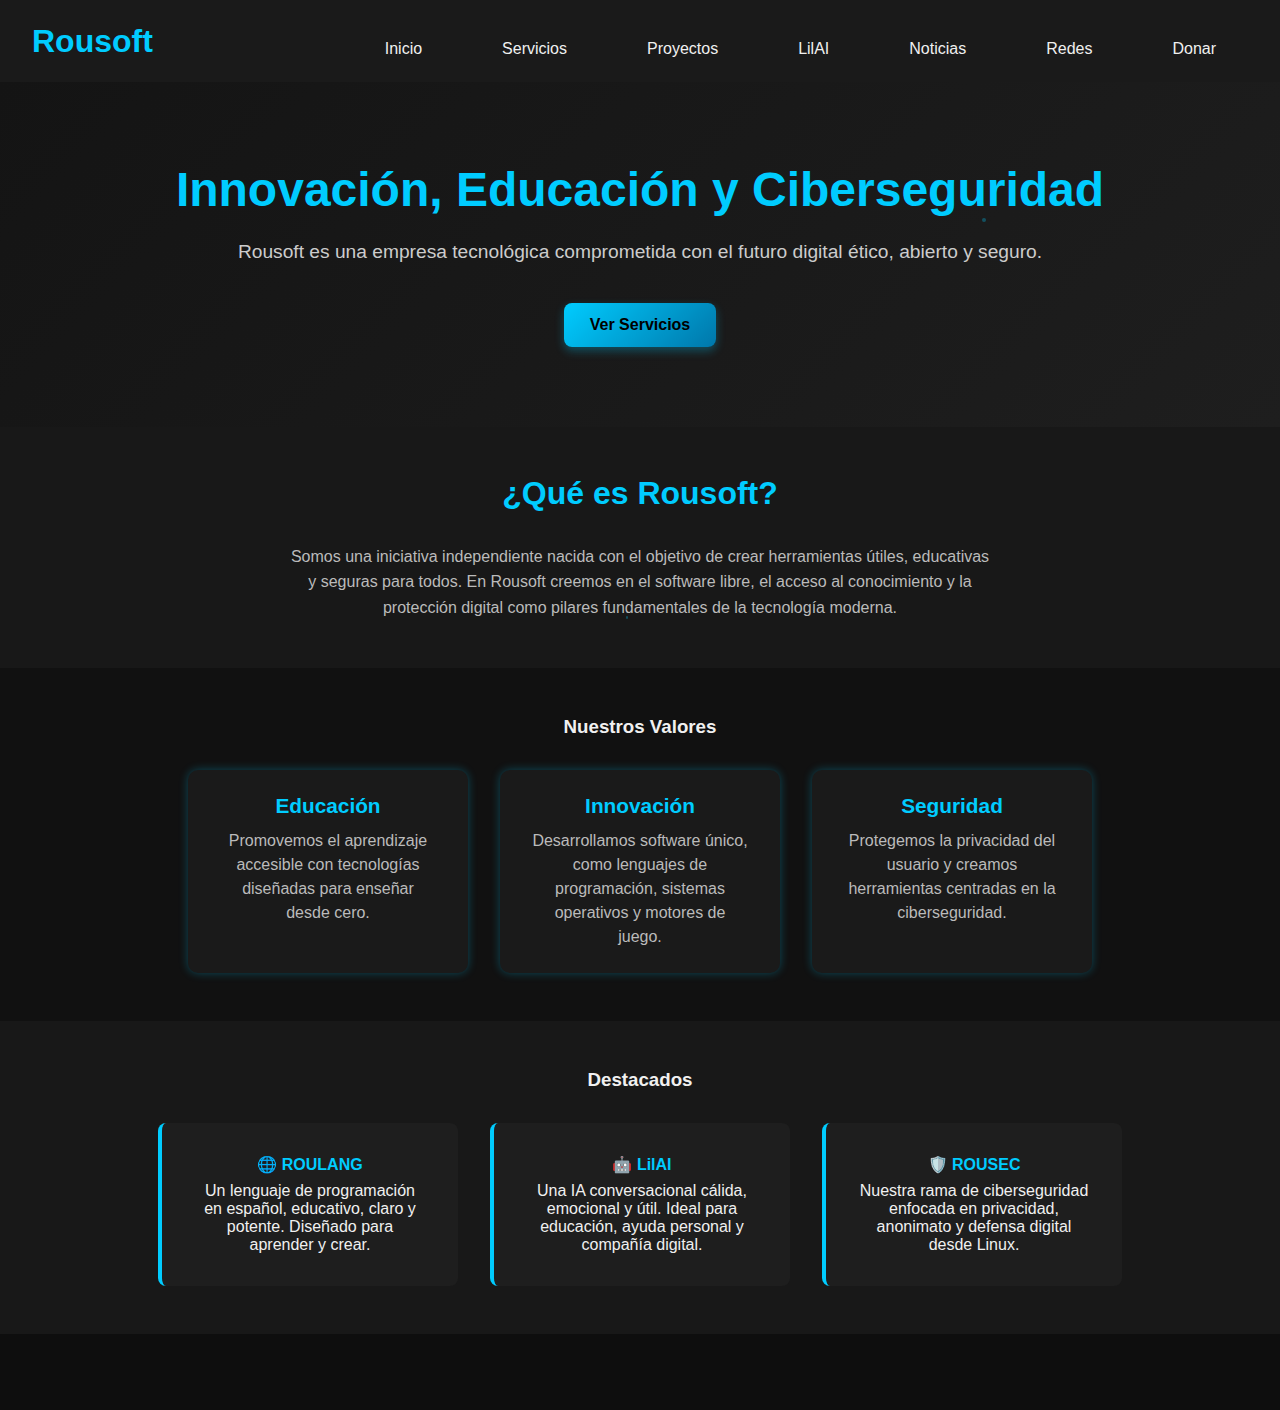
<file: index.html>
<!DOCTYPE html>
<html lang="es">
<head>
  <meta charset="UTF-8" />
  <meta name="viewport" content="width=device-width, initial-scale=1.0"/>
  <title>Rousoft - Tecnología con Propósito</title>
  <link rel="stylesheet" href="style.css" />
</head>
<body>

<header>
  <div class="logo">
    <h1>Rousoft</h1>
    <button class="menu-toggle" aria-label="Abrir menú">&#9776;</button>
  </div>

  <nav class="nav">
    <a href="index.html">Inicio</a>
    <a href="servicios.html">Servicios</a>
    <a href="proyectos.html">Proyectos</a>
    <a href="lilai.html">LilAI</a>
    <a href="noticias.html">Noticias</a>
    <a href="redes.html">Redes</a>
    <a href="donar.html">Donar</a>
  </nav>
</header>

<section class="hero">
  <h2>Innovación, Educación y Ciberseguridad</h2>
  <p>Rousoft es una empresa tecnológica comprometida con el futuro digital ético, abierto y seguro.</p>
  <div class="boton-hero">
    <a href="servicios.html" class="btn">Ver Servicios</a>
  </div>
</section>

<section class="sobre">
  <h3>¿Qué es Rousoft?</h3>
  <p>
    Somos una iniciativa independiente nacida con el objetivo de crear herramientas útiles, educativas y
    seguras para todos. En Rousoft creemos en el software libre, el acceso al conocimiento y la protección
    digital como pilares fundamentales de la tecnología moderna.
  </p>
</section>

<section class="valores">
  <h3>Nuestros Valores</h3>
  <div class="valores-grid">
    <div class="valor">
      <h4>Educación</h4>
      <p>Promovemos el aprendizaje accesible con tecnologías diseñadas para enseñar desde cero.</p>
    </div>
    <div class="valor">
      <h4>Innovación</h4>
      <p>Desarrollamos software único, como lenguajes de programación, sistemas operativos y motores de juego.</p>
    </div>
    <div class="valor">
      <h4>Seguridad</h4>
      <p>Protegemos la privacidad del usuario y creamos herramientas centradas en la ciberseguridad.</p>
    </div>
  </div>
</section>

<section class="destacados">
  <h3>Destacados</h3>
  <div class="destacados-grid">
    <div class="destacado">
      <h4>🌐 ROULANG</h4>
      <p>Un lenguaje de programación en español, educativo, claro y potente. Diseñado para aprender y crear.</p>
    </div>
    <div class="destacado">
      <h4>🤖 LilAI</h4>
      <p>Una IA conversacional cálida, emocional y útil. Ideal para educación, ayuda personal y compañía digital.</p>
    </div>
    <div class="destacado">
      <h4>🛡️ ROUSEC</h4>
      <p>Nuestra rama de ciberseguridad enfocada en privacidad, anonimato y defensa digital desde Linux.</p>
    </div>
  </div>
</section>

<footer>
  <p>&copy; 2025 Rousoft - Tecnología con Propósito</p>
  <p>
    <a href="redes.html">Redes Sociales</a> |
    <a href="donar.html">Apóyanos</a> |
    <a href="contacto.html">Contacto</a>
  </p>
</footer>

<script src="main.js"></script>
</body>
</html>
</file>
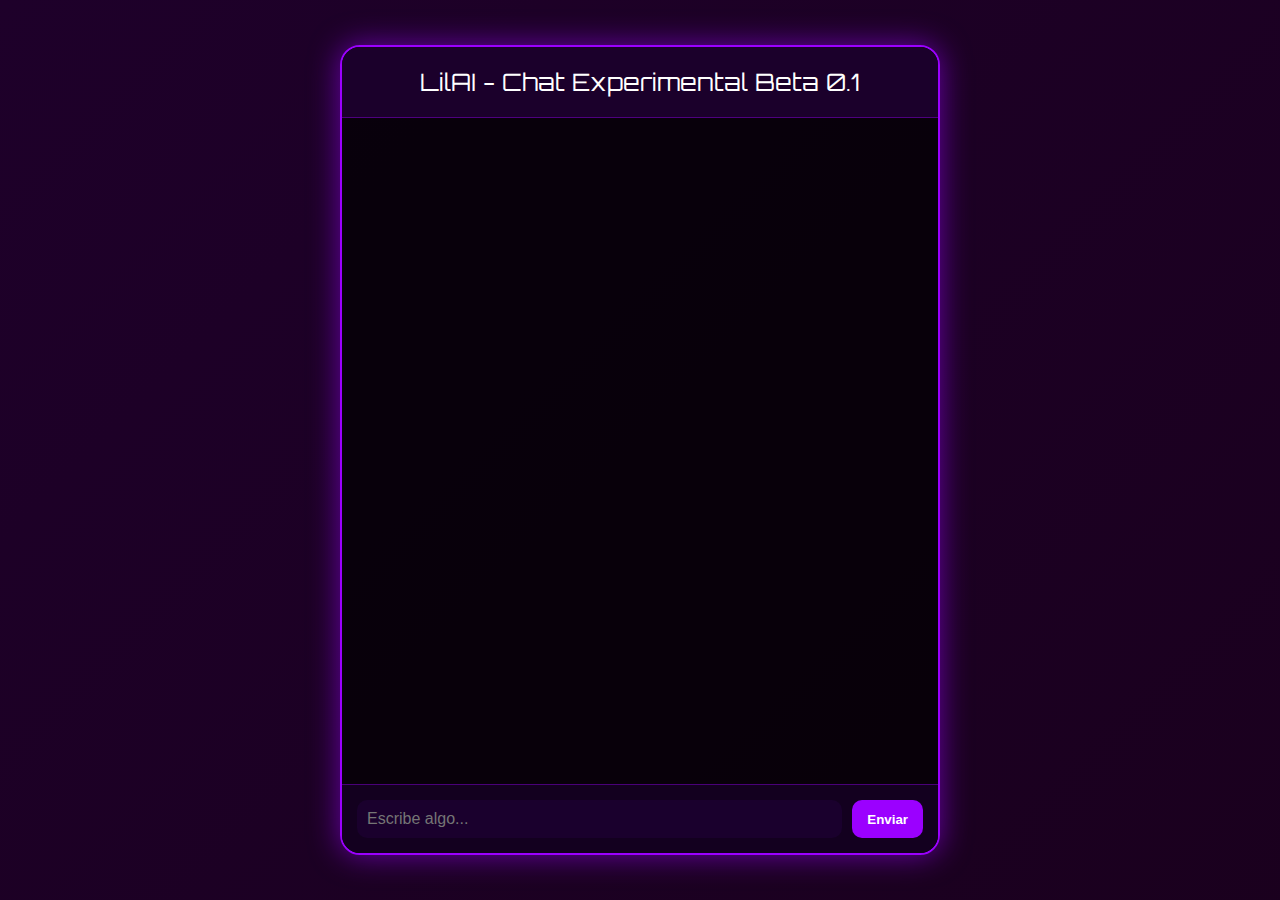
<file: bot.html>
<!DOCTYPE html>
<html lang="es">
<head>
  <meta charset="UTF-8" />
  <meta name="viewport" content="width=device-width, initial-scale=1.0" />
  <title>LilAI | Chat</title>
  <link href="https://fonts.googleapis.com/css2?family=Orbitron:wght@500&family=Roboto&display=swap" rel="stylesheet">
  <style>
    * {
      margin: 0;
      padding: 0;
      box-sizing: border-box;
    }

    body {
      font-family: 'Roboto', sans-serif;
      background: linear-gradient(-45deg, #0d0d0d, #1c0030, #19001a, #1e002a);
      background-size: 400% 400%;
      animation: bgAnimation 15s ease infinite;
      color: white;
      height: 100vh;
      display: flex;
      align-items: center;
      justify-content: center;
    }

    @keyframes bgAnimation {
      0% { background-position: 0% 50%; }
      50% { background-position: 100% 50%; }
      100% { background-position: 0% 50%; }
    }

    .chat-container {
      width: 90%;
      max-width: 600px;
      height: 90vh;
      background: rgba(0, 0, 0, 0.7);
      border: 2px solid #9b00ff;
      border-radius: 20px;
      display: flex;
      flex-direction: column;
      overflow: hidden;
      box-shadow: 0 0 30px #9b00ff99;
      animation: appear 1s ease forwards;
    }

    @keyframes appear {
      from { transform: scale(0.9); opacity: 0; }
      to { transform: scale(1); opacity: 1; }
    }

    .chat-header {
      padding: 20px;
      background: #1b002b;
      color: #fff;
      text-align: center;
      font-family: 'Orbitron', sans-serif;
      font-size: 1.5rem;
      border-bottom: 1px solid #9b00ff66;
    }

    .chat-messages {
      flex: 1;
      overflow-y: auto;
      padding: 20px;
      display: flex;
      flex-direction: column;
      gap: 10px;
    }

    .message {
      max-width: 80%;
      padding: 10px 15px;
      border-radius: 15px;
      position: relative;
      animation: fadeIn 0.5s ease forwards;
    }

    @keyframes fadeIn {
      from { transform: translateY(10px); opacity: 0; }
      to { transform: translateY(0); opacity: 1; }
    }

    .message.bot {
      background: #40006b;
      align-self: flex-start;
    }

    .message.user {
      background: #7e00d6;
      align-self: flex-end;
    }

    .chat-form {
      display: flex;
      padding: 15px;
      border-top: 1px solid #9b00ff66;
      background: #13001f;
    }

    .chat-form input {
      flex: 1;
      padding: 10px;
      border: none;
      border-radius: 10px;
      outline: none;
      background: #1a002d;
      color: white;
      font-size: 1rem;
    }

    .chat-form button {
      background: #9b00ff;
      color: white;
      border: none;
      margin-left: 10px;
      padding: 10px 15px;
      border-radius: 10px;
      font-weight: bold;
      cursor: pointer;
      transition: background 0.3s ease;
    }

    .chat-form button:hover {
      background: #d100ff;
    }

    .meta {
      font-size: 0.7rem;
      color: #aaa;
      margin-bottom: 3px;
    }
  </style>
</head>
<body>
  <div class="chat-container">
    <div class="chat-header">LilAI - Chat Experimental Beta 0.1</div>
    <div class="chat-messages" id="chatMessages"></div>
    <form id="chatForm" class="chat-form">
      <input type="text" id="userInput" placeholder="Escribe algo..." autocomplete="off" />
      <button type="submit">Enviar</button>
    </form>
  </div>

  <script src="lilai-chat.js"></script>
</body>
</html>
</file>
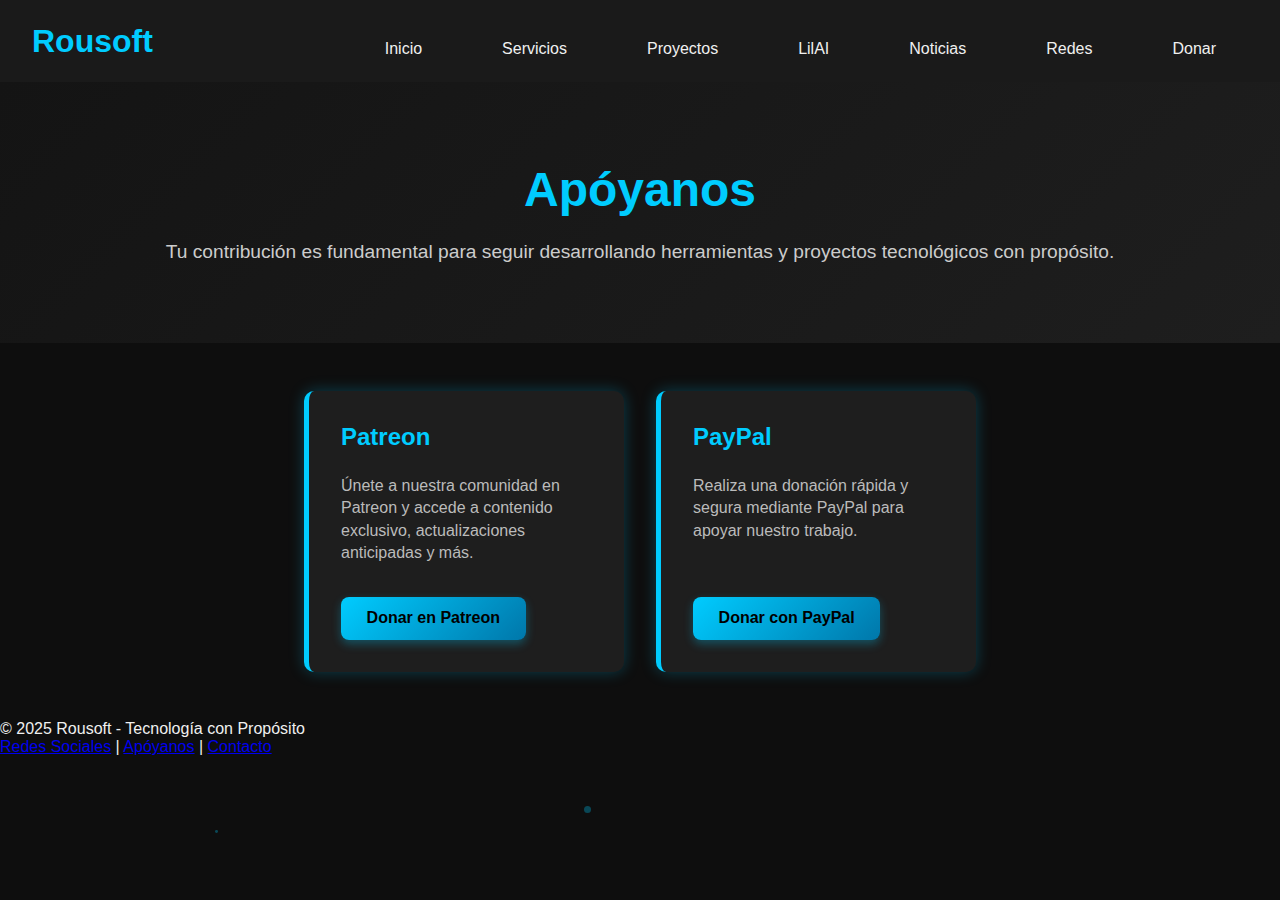
<file: donar.html>
<!DOCTYPE html>
<html lang="es">
<head>
  <meta charset="UTF-8" />
  <meta name="viewport" content="width=device-width, initial-scale=1" />
  <title>Rousoft - Donar</title>
  <link rel="stylesheet" href="style.css" />
</head>
<body>
<header>
  <div class="logo">
    <h1>Rousoft</h1>
    <button class="menu-toggle" aria-label="Abrir menú">&#9776;</button>
  </div>
  <nav class="nav">
    <a href="index.html">Inicio</a>
    <a href="servicios.html">Servicios</a>
    <a href="proyectos.html">Proyectos</a>
    <a href="lilai.html">LilAI</a>
    <a href="noticias.html">Noticias</a>
    <a href="redes.html">Redes</a>
    <a href="donar.html">Donar</a>
  </nav>
</header>

<section class="hero">
  <h2>Apóyanos</h2>
  <p>Tu contribución es fundamental para seguir desarrollando herramientas y proyectos tecnológicos con propósito.</p>
</section>

<section class="donar-container">
  <div class="donar-card">
    <h3>Patreon</h3>
    <p>Únete a nuestra comunidad en Patreon y accede a contenido exclusivo, actualizaciones anticipadas y más.</p>
    <a href="https://www.patreon.com/rousoft" target="_blank" rel="noopener" class="btn">Donar en Patreon</a>
  </div>

  <div class="donar-card">
    <h3>PayPal</h3>
    <p>Realiza una donación rápida y segura mediante PayPal para apoyar nuestro trabajo.</p>
    <a href="https://www.paypal.com/donate?hosted_button_id=TU_ID_AQUI" target="_blank" rel="noopener" class="btn">Donar con PayPal</a>
  </div>
</section>

<footer>
  <p>&copy; 2025 Rousoft - Tecnología con Propósito</p>
  <p>
    <a href="redes.html">Redes Sociales</a> |
    <a href="donar.html">Apóyanos</a> |
    <a href="contacto.html">Contacto</a>
  </p>
</footer>

<script src="main.js"></script>
</body>
</html>
</file>
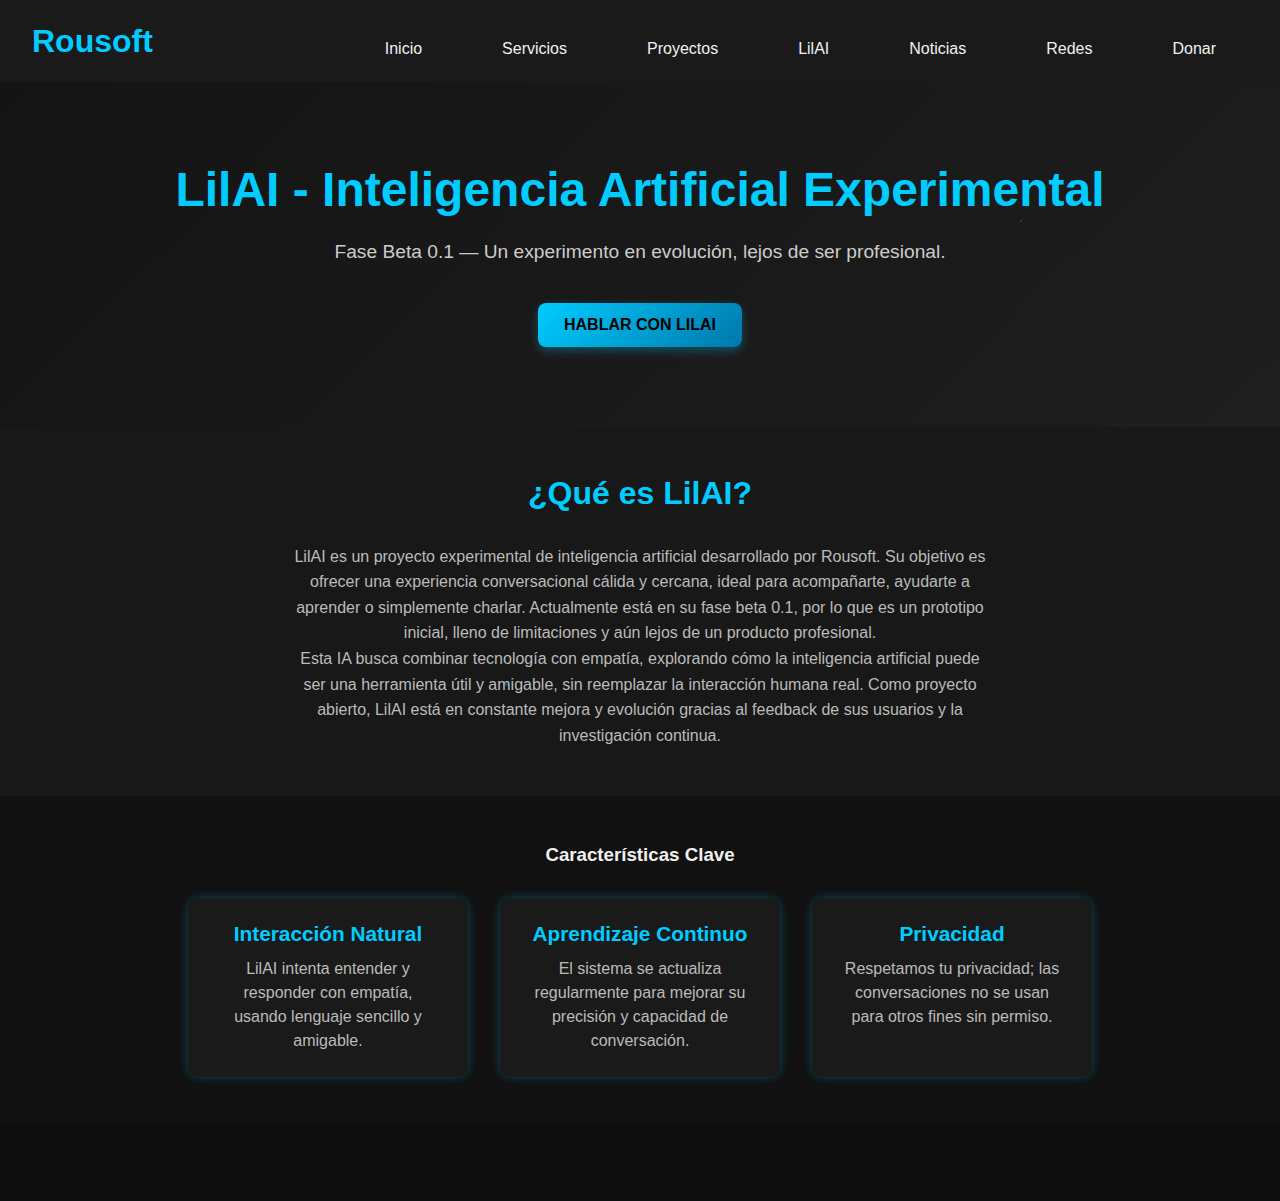
<file: lilai.html>
<!DOCTYPE html>
<html lang="es">
<head>
  <meta charset="UTF-8" />
  <meta name="viewport" content="width=device-width, initial-scale=1" />
  <title>LilAI - Rousoft</title>
  <link rel="stylesheet" href="style.css" />
</head>
<body>

<header>
  <div class="logo">
    <h1>Rousoft</h1>
    <button class="menu-toggle" aria-label="Abrir menú">&#9776;</button>
  </div>
  <nav class="nav">
    <a href="index.html">Inicio</a>
    <a href="servicios.html">Servicios</a>
    <a href="proyectos.html">Proyectos</a>
    <a href="lilai.html">LilAI</a>
    <a href="noticias.html">Noticias</a>
    <a href="redes.html">Redes</a>
    <a href="donar.html">Donar</a>
  </nav>
</header>

<section class="hero">
  <h2>LilAI - Inteligencia Artificial Experimental</h2>
  <p>Fase Beta 0.1 — Un experimento en evolución, lejos de ser profesional.</p>
  <div class="boton-hero">
    <a href="lilaichat.html" class="btn">HABLAR CON LILAI</a>
  </div>
</section>

<section class="sobre">
  <h3>¿Qué es LilAI?</h3>
  <p>
    LilAI es un proyecto experimental de inteligencia artificial desarrollado por Rousoft.  
    Su objetivo es ofrecer una experiencia conversacional cálida y cercana, ideal para acompañarte, ayudarte a aprender o simplemente charlar.  
    Actualmente está en su fase beta 0.1, por lo que es un prototipo inicial, lleno de limitaciones y aún lejos de un producto profesional.  
  </p>
  <p>
    Esta IA busca combinar tecnología con empatía, explorando cómo la inteligencia artificial puede ser una herramienta útil y amigable, sin reemplazar la interacción humana real.  
    Como proyecto abierto, LilAI está en constante mejora y evolución gracias al feedback de sus usuarios y la investigación continua.  
  </p>
</section>

<section class="valores">
  <h3>Características Clave</h3>
  <div class="valores-grid">
    <div class="valor">
      <h4>Interacción Natural</h4>
      <p>LilAI intenta entender y responder con empatía, usando lenguaje sencillo y amigable.</p>
    </div>
    <div class="valor">
      <h4>Aprendizaje Continuo</h4>
      <p>El sistema se actualiza regularmente para mejorar su precisión y capacidad de conversación.</p>
    </div>
    <div class="valor">
      <h4>Privacidad</h4>
      <p>Respetamos tu privacidad; las conversaciones no se usan para otros fines sin permiso.</p>
    </div>
  </div>
</section>

<footer>
  <p>&copy; 2025 Rousoft - Tecnología con Propósito</p>
  <p>
    <a href="redes.html">Redes Sociales</a> |
    <a href="donar.html">Apóyanos</a> |
    <a href="contacto.html">Contacto</a>
  </p>
</footer>

<script src="main.js"></script>
</body>
</html>
</file>
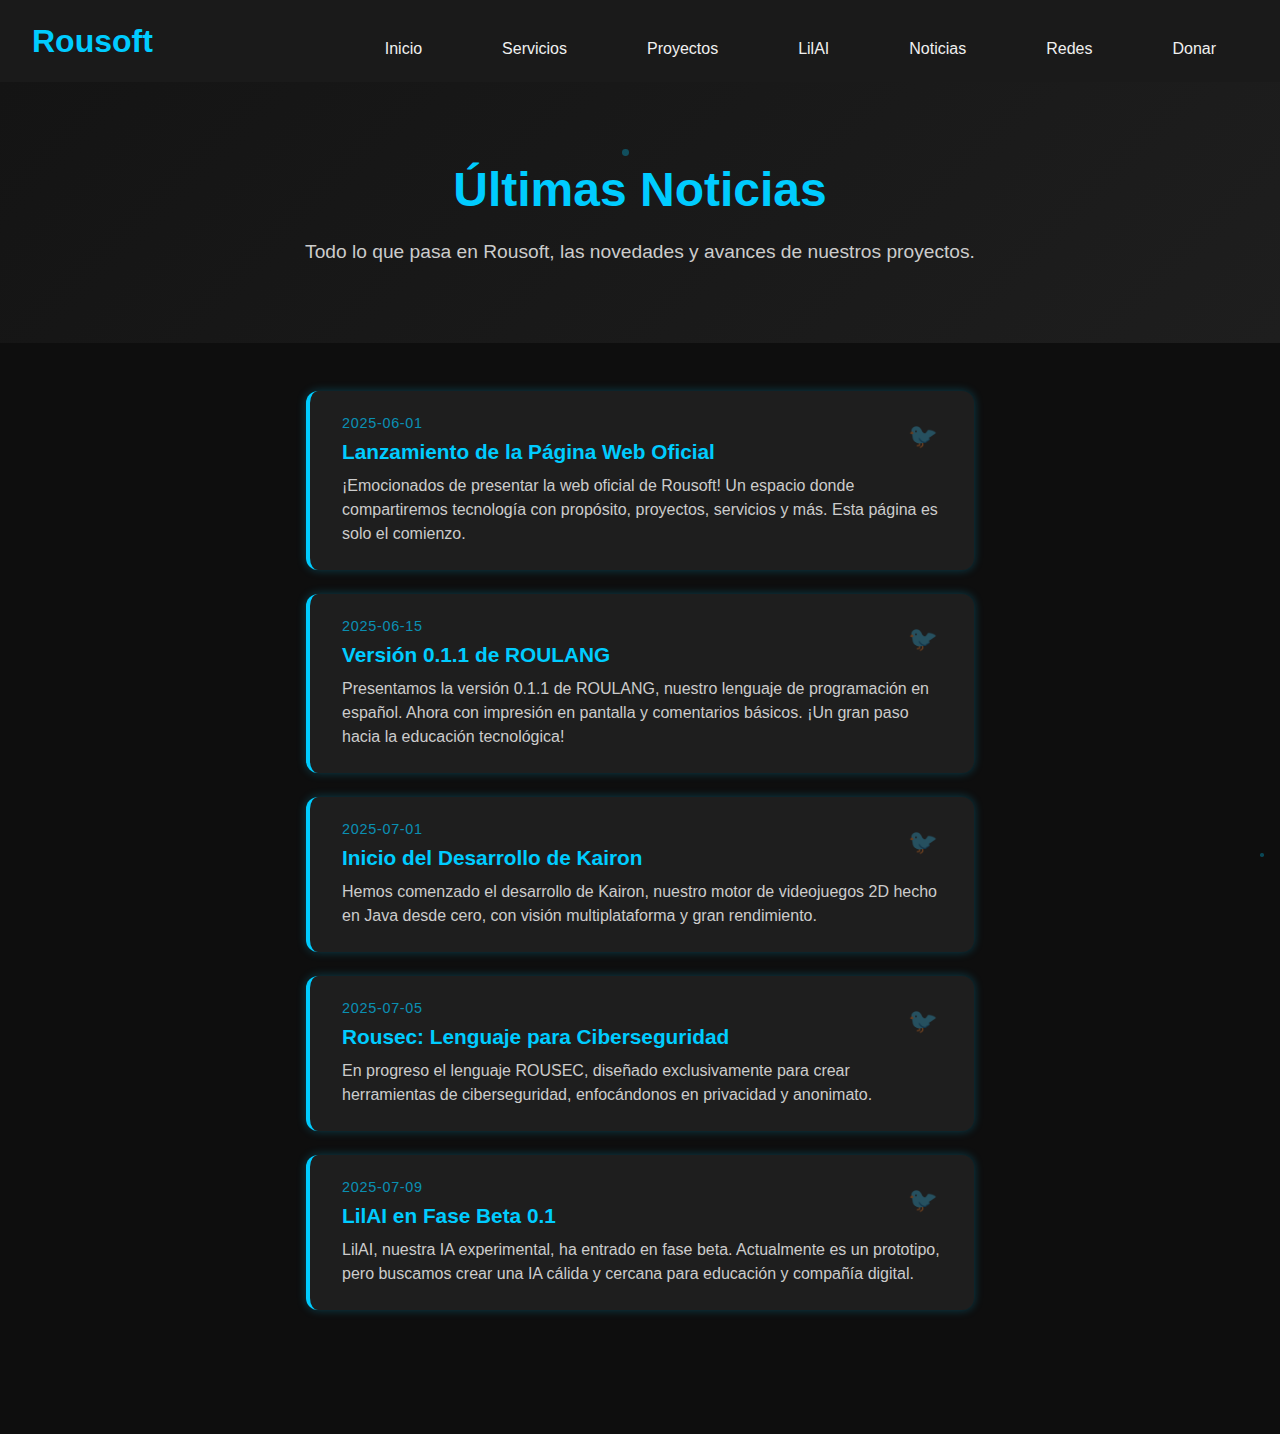
<file: noticias.html>
<!DOCTYPE html>
<html lang="es">
<head>
  <meta charset="UTF-8" />
  <meta name="viewport" content="width=device-width, initial-scale=1" />
  <title>Noticias - Rousoft</title>
  <link rel="stylesheet" href="style.css" />
  <style>
    /* Estilos específicos para noticias tipo timeline */
    .timeline {
      max-width: 700px;
      margin: 3em auto;
      padding: 0 1em;
    }

    .tweet {
      background: #1e1e1e;
      border-radius: 12px;
      padding: 1.5em 2em;
      margin-bottom: 1.5em;
      box-shadow: 0 0 10px #00ccff44;
      animation: fadeInUp 1s ease forwards;
      position: relative;
      border-left: 4px solid #00ccff;
    }

    .tweet:hover {
      box-shadow: 0 0 20px #00ccffaa;
      border-left-color: #0099dd;
      cursor: default;
    }

    .tweet .fecha {
      color: #00ccffaa;
      font-size: 0.9em;
      margin-bottom: 0.6em;
      letter-spacing: 0.05em;
    }

    .tweet h4 {
      color: #00ccff;
      margin-bottom: 0.5em;
      font-weight: 700;
      font-size: 1.3em;
    }

    .tweet p {
      color: #ccc;
      line-height: 1.5em;
    }

    .tweet-icon {
      position: absolute;
      top: 1.3em;
      right: 1.5em;
      font-size: 1.5em;
      color: #00ccff55;
      user-select: none;
    }

    @media (max-width: 768px) {
      .timeline {
        margin: 2em 1em;
        padding: 0;
      }
    }
  </style>
</head>
<body>

<header>
  <div class="logo">
    <h1>Rousoft</h1>
    <button class="menu-toggle" aria-label="Abrir menú">&#9776;</button>
  </div>
  <nav class="nav">
    <a href="index.html">Inicio</a>
    <a href="servicios.html">Servicios</a>
    <a href="proyectos.html">Proyectos</a>
    <a href="lilai.html">LilAI</a>
    <a href="noticias.html">Noticias</a>
    <a href="redes.html">Redes</a>
    <a href="donar.html">Donar</a>
  </nav>
</header>

<section class="hero">
  <h2>Últimas Noticias</h2>
  <p>Todo lo que pasa en Rousoft, las novedades y avances de nuestros proyectos.</p>
</section>

<section class="timeline">
  <article class="tweet">
    <div class="tweet-icon">🐦</div>
    <div class="fecha">2025-06-01</div>
    <h4>Lanzamiento de la Página Web Oficial</h4>
    <p>
      ¡Emocionados de presentar la web oficial de Rousoft! Un espacio donde compartiremos tecnología con propósito, proyectos, servicios y más. 
      Esta página es solo el comienzo.
    </p>
  </article>

  <article class="tweet">
    <div class="tweet-icon">🐦</div>
    <div class="fecha">2025-06-15</div>
    <h4>Versión 0.1.1 de ROULANG</h4>
    <p>
      Presentamos la versión 0.1.1 de ROULANG, nuestro lenguaje de programación en español. Ahora con impresión en pantalla y comentarios básicos.
      ¡Un gran paso hacia la educación tecnológica!
    </p>
  </article>

  <article class="tweet">
    <div class="tweet-icon">🐦</div>
    <div class="fecha">2025-07-01</div>
    <h4>Inicio del Desarrollo de Kairon</h4>
    <p>
      Hemos comenzado el desarrollo de Kairon, nuestro motor de videojuegos 2D hecho en Java desde cero, con visión multiplataforma y gran rendimiento.
    </p>
  </article>

  <article class="tweet">
    <div class="tweet-icon">🐦</div>
    <div class="fecha">2025-07-05</div>
    <h4>Rousec: Lenguaje para Ciberseguridad</h4>
    <p>
      En progreso el lenguaje ROUSEC, diseñado exclusivamente para crear herramientas de ciberseguridad, enfocándonos en privacidad y anonimato.
    </p>
  </article>

  <article class="tweet">
    <div class="tweet-icon">🐦</div>
    <div class="fecha">2025-07-09</div>
    <h4>LilAI en Fase Beta 0.1</h4>
    <p>
      LilAI, nuestra IA experimental, ha entrado en fase beta. Actualmente es un prototipo, pero buscamos crear una IA cálida y cercana para educación y compañía digital.
    </p>
  </article>
</section>

<footer>
  <p>&copy; 2025 Rousoft - Tecnología con Propósito</p>
  <p>
    <a href="redes.html">Redes Sociales</a> |
    <a href="donar.html">Apóyanos</a> |
    <a href="contacto.html">Contacto</a>
  </p>
</footer>

<script src="main.js"></script>
</body>
</html>
</file>
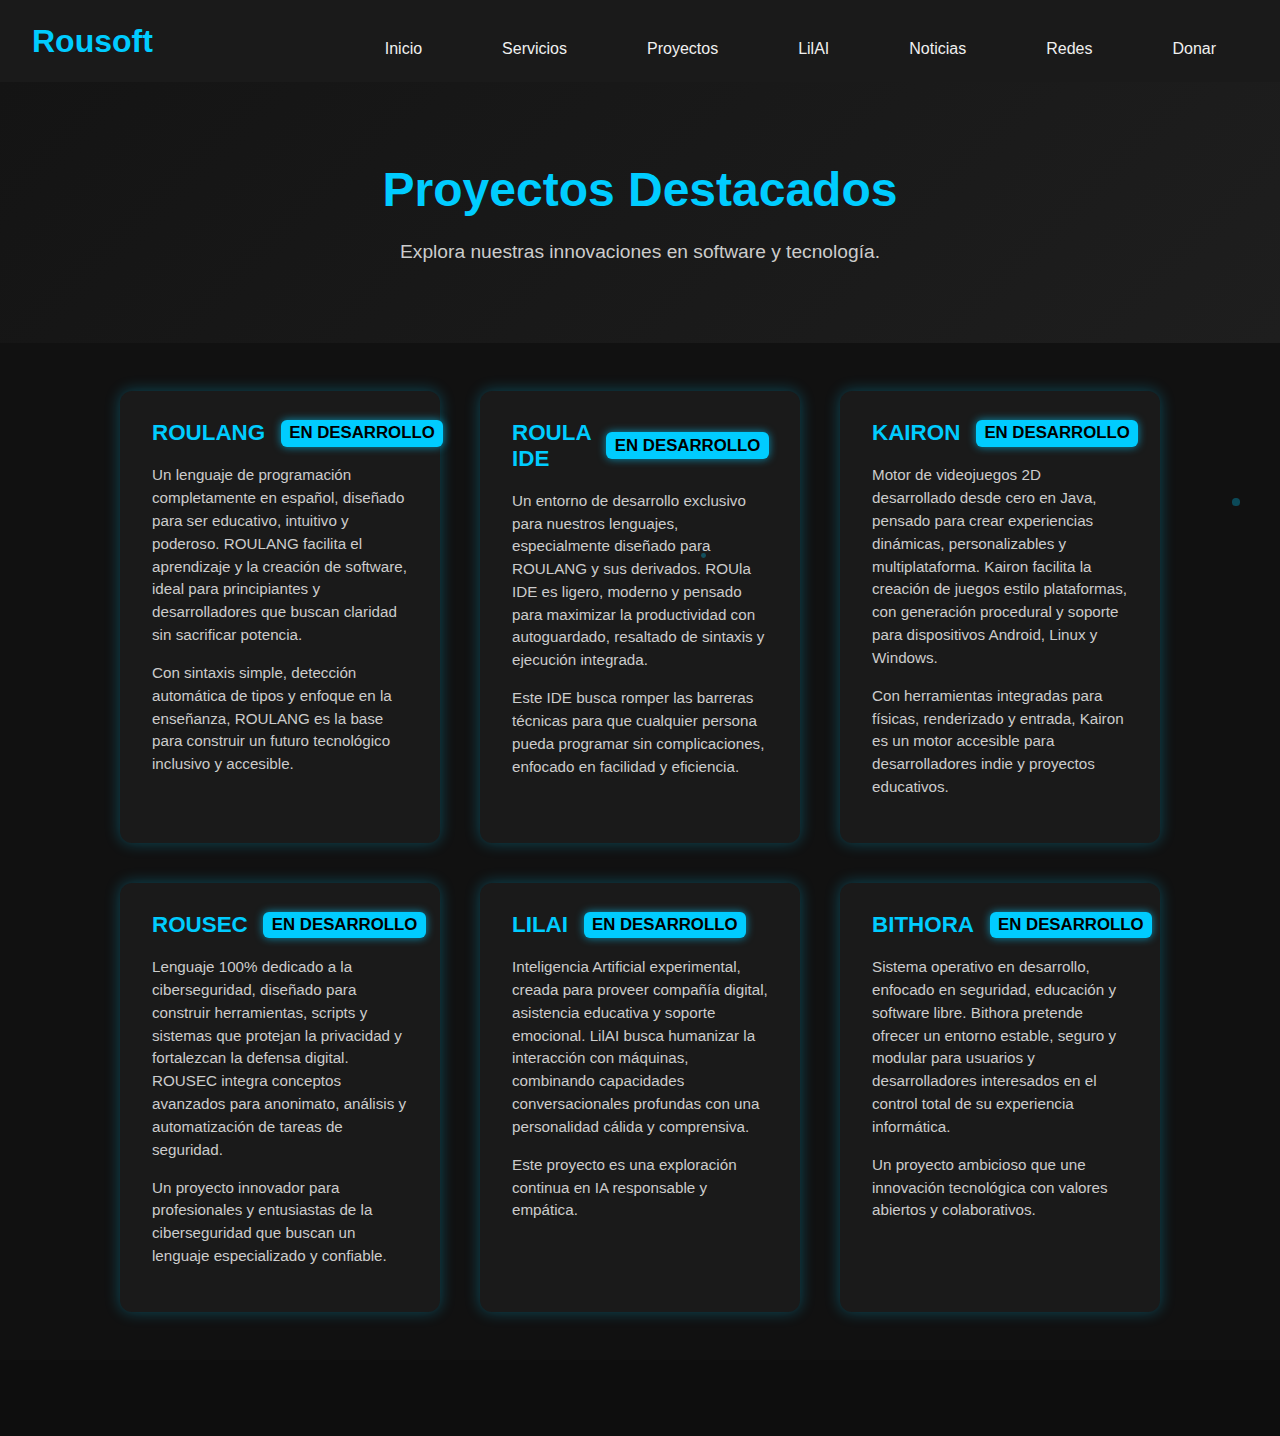
<file: proyectos.html>
<!DOCTYPE html>
<html lang="es">
<head>
  <meta charset="UTF-8" />
  <meta name="viewport" content="width=device-width, initial-scale=1" />
  <title>Proyectos - Rousoft</title>
  <link rel="stylesheet" href="style.css" />
</head>
<body>

<header>
  <div class="logo">
    <h1>Rousoft</h1>
    <button class="menu-toggle" aria-label="Abrir menú">&#9776;</button>
  </div>
  <nav class="nav">
    <a href="index.html">Inicio</a>
    <a href="servicios.html">Servicios</a>
    <a href="proyectos.html">Proyectos</a>
    <a href="lilai.html">LilAI</a>
    <a href="noticias.html">Noticias</a>
    <a href="redes.html">Redes</a>
    <a href="donar.html">Donar</a>
  </nav>
</header>

<section class="hero">
  <h2>Proyectos Destacados</h2>
  <p>Explora nuestras innovaciones en software y tecnología.</p>
</section>

<section class="proyectos">
  <div class="proyectos-grid">
    
    <article class="proyecto">
      <h3>ROULANG <span class="tag">EN DESARROLLO</span></h3>
      <p>Un lenguaje de programación completamente en español, diseñado para ser educativo, intuitivo y poderoso. ROULANG facilita el aprendizaje y la creación de software, ideal para principiantes y desarrolladores que buscan claridad sin sacrificar potencia.</p>
      <p>Con sintaxis simple, detección automática de tipos y enfoque en la enseñanza, ROULANG es la base para construir un futuro tecnológico inclusivo y accesible.</p>
    </article>

    <article class="proyecto">
      <h3>ROULA IDE <span class="tag">EN DESARROLLO</span></h3>
      <p>Un entorno de desarrollo exclusivo para nuestros lenguajes, especialmente diseñado para ROULANG y sus derivados. ROUla IDE es ligero, moderno y pensado para maximizar la productividad con autoguardado, resaltado de sintaxis y ejecución integrada.</p>
      <p>Este IDE busca romper las barreras técnicas para que cualquier persona pueda programar sin complicaciones, enfocado en facilidad y eficiencia.</p>
    </article>

    <article class="proyecto">
      <h3>KAIRON <span class="tag">EN DESARROLLO</span></h3>
      <p>Motor de videojuegos 2D desarrollado desde cero en Java, pensado para crear experiencias dinámicas, personalizables y multiplataforma. Kairon facilita la creación de juegos estilo plataformas, con generación procedural y soporte para dispositivos Android, Linux y Windows.</p>
      <p>Con herramientas integradas para físicas, renderizado y entrada, Kairon es un motor accesible para desarrolladores indie y proyectos educativos.</p>
    </article>

    <article class="proyecto">
      <h3>ROUSEC <span class="tag">EN DESARROLLO</span></h3>
      <p>Lenguaje 100% dedicado a la ciberseguridad, diseñado para construir herramientas, scripts y sistemas que protejan la privacidad y fortalezcan la defensa digital. ROUSEC integra conceptos avanzados para anonimato, análisis y automatización de tareas de seguridad.</p>
      <p>Un proyecto innovador para profesionales y entusiastas de la ciberseguridad que buscan un lenguaje especializado y confiable.</p>
    </article>

    <article class="proyecto">
      <h3>LILAI <span class="tag">EN DESARROLLO</span></h3>
      <p>Inteligencia Artificial experimental, creada para proveer compañía digital, asistencia educativa y soporte emocional. LilAI busca humanizar la interacción con máquinas, combinando capacidades conversacionales profundas con una personalidad cálida y comprensiva.</p>
      <p>Este proyecto es una exploración continua en IA responsable y empática.</p>
    </article>

    <article class="proyecto">
      <h3>BITHORA <span class="tag">EN DESARROLLO</span></h3>
      <p>Sistema operativo en desarrollo, enfocado en seguridad, educación y software libre. Bithora pretende ofrecer un entorno estable, seguro y modular para usuarios y desarrolladores interesados en el control total de su experiencia informática.</p>
      <p>Un proyecto ambicioso que une innovación tecnológica con valores abiertos y colaborativos.</p>
    </article>

  </div>
</section>

<footer>
  <p>&copy; 2025 Rousoft - Tecnología con Propósito</p>
  <p>
    <a href="redes.html">Redes Sociales</a> |
    <a href="donar.html">Apóyanos</a> |
    <a href="contacto.html">Contacto</a>
  </p>
</footer>

<script src="main.js"></script>
</body>
</html>
</file>
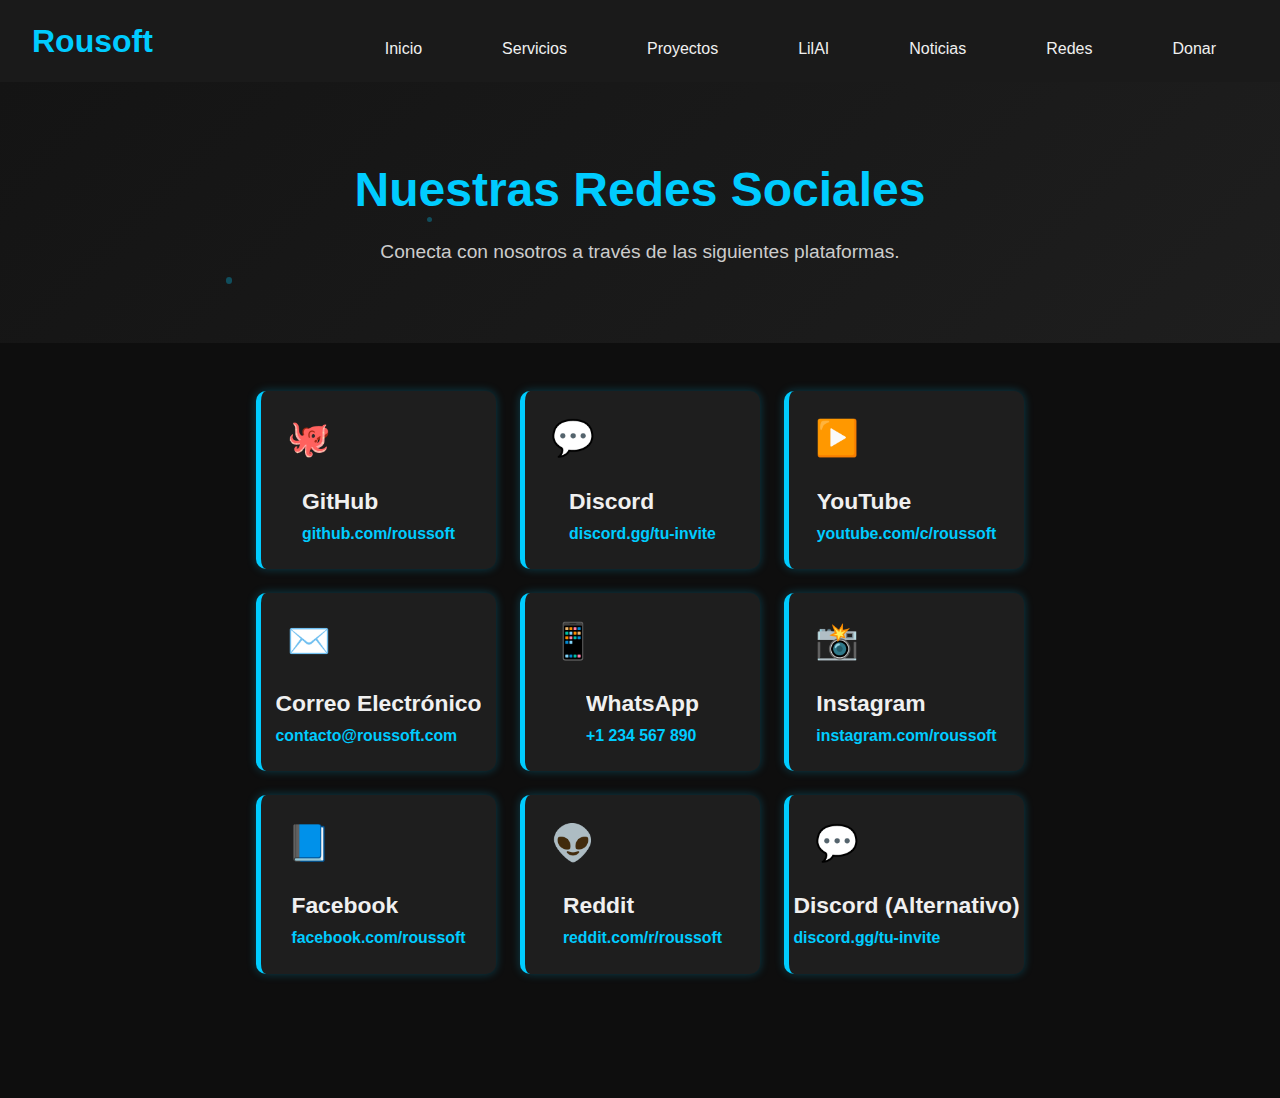
<file: redes.html>
<!DOCTYPE html>
<html lang="es">
<head>
  <meta charset="UTF-8" />
  <meta name="viewport" content="width=device-width, initial-scale=1" />
  <title>Redes Sociales - Rousoft</title>
  <link rel="stylesheet" href="style.css" />
  <style>
    .redes-container {
      max-width: 800px;
      margin: 3em auto;
      padding: 0 1em;
      display: grid;
      grid-template-columns: repeat(auto-fit, minmax(220px, 1fr));
      gap: 1.5em;
    }

    .red-card {
      background: #1e1e1e;
      border-left: 5px solid #00ccff;
      border-radius: 10px;
      padding: 1.5em;
      box-shadow: 0 0 10px #00ccff44;
      transition: box-shadow 0.3s ease;
      cursor: pointer;
      display: flex;
      align-items: center;
      gap: 1em;
      color: #f0f0f0;
      font-weight: 600;
      font-size: 1.1em;
    }

    .red-card:hover {
      box-shadow: 0 0 20px #00ccffaa;
      border-left-color: #0099dd;
    }

    .red-icon {
      font-size: 2em;
      color: #00ccff;
      user-select: none;
    }

    .red-info {
      flex-grow: 1;
    }

    .red-name {
      margin-bottom: 0.2em;
    }

    a.red-link {
      color: #00ccff;
      text-decoration: none;
      font-size: 0.9em;
    }

    a.red-link:hover {
      text-decoration: underline;
    }
  </style>
</head>
<body>

<header>
  <div class="logo">
    <h1>Rousoft</h1>
    <button class="menu-toggle" aria-label="Abrir menú">&#9776;</button>
  </div>
  <nav class="nav">
    <a href="index.html">Inicio</a>
    <a href="servicios.html">Servicios</a>
    <a href="proyectos.html">Proyectos</a>
    <a href="lilai.html">LilAI</a>
    <a href="noticias.html">Noticias</a>
    <a href="redes.html">Redes</a>
    <a href="donar.html">Donar</a>
  </nav>
</header>

<section class="hero">
  <h2>Nuestras Redes Sociales</h2>
  <p>Conecta con nosotros a través de las siguientes plataformas.</p>
</section>

<section class="redes-container">
  <div class="red-card" onclick="window.open('https://github.com/roussoft', '_blank')">
    <div class="red-icon">🐙</div>
    <div class="red-info">
      <div class="red-name">GitHub</div>
      <a href="https://github.com/roussoft" class="red-link" target="_blank" rel="noopener noreferrer">github.com/roussoft</a>
    </div>
  </div>

  <div class="red-card" onclick="window.open('https://discord.gg/tu-invite', '_blank')">
    <div class="red-icon">💬</div>
    <div class="red-info">
      <div class="red-name">Discord</div>
      <a href="https://discord.gg/tu-invite" class="red-link" target="_blank" rel="noopener noreferrer">discord.gg/tu-invite</a>
    </div>
  </div>

  <div class="red-card" onclick="window.open('https://youtube.com/c/roussoft', '_blank')">
    <div class="red-icon">▶️</div>
    <div class="red-info">
      <div class="red-name">YouTube</div>
      <a href="https://youtube.com/c/roussoft" class="red-link" target="_blank" rel="noopener noreferrer">youtube.com/c/roussoft</a>
    </div>
  </div>

  <div class="red-card" onclick="window.open('mailto:contacto@roussoft.com', '_blank')">
    <div class="red-icon">✉️</div>
    <div class="red-info">
      <div class="red-name">Correo Electrónico</div>
      <a href="mailto:contacto@roussoft.com" class="red-link">contacto@roussoft.com</a>
    </div>
  </div>

  <div class="red-card" onclick="window.open('https://wa.me/1234567890', '_blank')">
    <div class="red-icon">📱</div>
    <div class="red-info">
      <div class="red-name">WhatsApp</div>
      <a href="https://wa.me/1234567890" class="red-link" target="_blank" rel="noopener noreferrer">+1 234 567 890</a>
    </div>
  </div>

  <div class="red-card" onclick="window.open('https://instagram.com/roussoft', '_blank')">
    <div class="red-icon">📸</div>
    <div class="red-info">
      <div class="red-name">Instagram</div>
      <a href="https://instagram.com/roussoft" class="red-link" target="_blank" rel="noopener noreferrer">instagram.com/roussoft</a>
    </div>
  </div>

  <div class="red-card" onclick="window.open('https://facebook.com/roussoft', '_blank')">
    <div class="red-icon">📘</div>
    <div class="red-info">
      <div class="red-name">Facebook</div>
      <a href="https://facebook.com/roussoft" class="red-link" target="_blank" rel="noopener noreferrer">facebook.com/roussoft</a>
    </div>
  </div>

  <div class="red-card" onclick="window.open('https://reddit.com/r/roussoft', '_blank')">
    <div class="red-icon">👽</div>
    <div class="red-info">
      <div class="red-name">Reddit</div>
      <a href="https://reddit.com/r/roussoft" class="red-link" target="_blank" rel="noopener noreferrer">reddit.com/r/roussoft</a>
    </div>
  </div>

  <div class="red-card" onclick="window.open('https://discord.gg/tu-invite', '_blank')">
    <div class="red-icon">💬</div>
    <div class="red-info">
      <div class="red-name">Discord (Alternativo)</div>
      <a href="https://discord.gg/tu-invite" class="red-link" target="_blank" rel="noopener noreferrer">discord.gg/tu-invite</a>
    </div>
  </div>
</section>

<footer>
  <p>&copy; 2025 Rousoft - Tecnología con Propósito</p>
  <p>
    <a href="redes.html">Redes Sociales</a> |
    <a href="donar.html">Apóyanos</a> |
    <a href="contacto.html">Contacto</a>
  </p>
</footer>

<script src="main.js"></script>
</body>
</html>
</file>
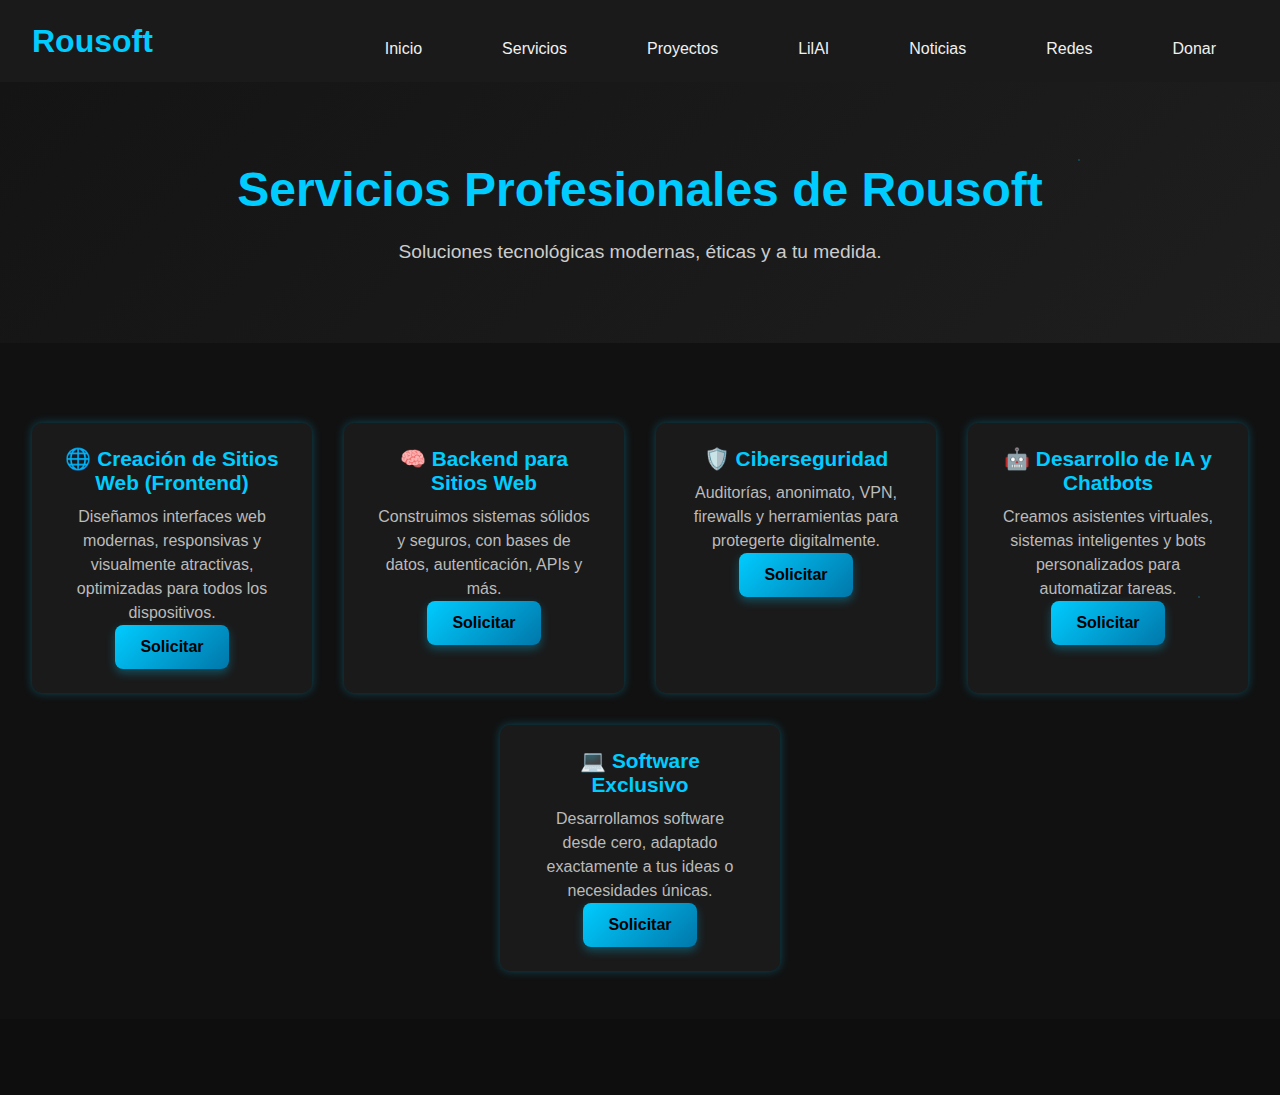
<file: servicios.html>
<!DOCTYPE html>
<html lang="es">
<head>
  <meta charset="UTF-8" />
  <meta name="viewport" content="width=device-width, initial-scale=1.0"/>
  <title>Servicios - Rousoft</title>
  <link rel="stylesheet" href="style.css" />
</head>
<body>

<header>
  <div class="logo">
    <h1>Rousoft</h1>
    <button class="menu-toggle" aria-label="Abrir menú">&#9776;</button>
  </div>
  <nav class="nav">
    <a href="index.html">Inicio</a>
    <a href="servicios.html">Servicios</a>
    <a href="proyectos.html">Proyectos</a>
    <a href="lilai.html">LilAI</a>
    <a href="noticias.html">Noticias</a>
    <a href="redes.html">Redes</a>
    <a href="donar.html">Donar</a>
  </nav>
</header>

<section class="hero">
  <h2>Servicios Profesionales de Rousoft</h2>
  <p>Soluciones tecnológicas modernas, éticas y a tu medida.</p>
</section>

<section class="valores">
  <div class="valores-grid">
    <div class="valor">
      <h4>🌐 Creación de Sitios Web (Frontend)</h4>
      <p>Diseñamos interfaces web modernas, responsivas y visualmente atractivas, optimizadas para todos los dispositivos.</p>
      <a href="redes.html" class="btn">Solicitar</a>
    </div>
    <div class="valor">
      <h4>🧠 Backend para Sitios Web</h4>
      <p>Construimos sistemas sólidos y seguros, con bases de datos, autenticación, APIs y más.</p>
      <a href="redes.html" class="btn">Solicitar</a>
    </div>
    <div class="valor">
      <h4>🛡️ Ciberseguridad</h4>
      <p>Auditorías, anonimato, VPN, firewalls y herramientas para protegerte digitalmente.</p>
      <a href="redes.html" class="btn">Solicitar</a>
    </div>
    <div class="valor">
      <h4>🤖 Desarrollo de IA y Chatbots</h4>
      <p>Creamos asistentes virtuales, sistemas inteligentes y bots personalizados para automatizar tareas.</p>
      <a href="redes.html" class="btn">Solicitar</a>
    </div>
    <div class="valor">
      <h4>💻 Software Exclusivo</h4>
      <p>Desarrollamos software desde cero, adaptado exactamente a tus ideas o necesidades únicas.</p>
      <a href="redes.html" class="btn">Solicitar</a>
    </div>
  </div>
</section>

<footer>
  <p>&copy; 2025 Rousoft - Tecnología con Propósito</p>
  <p>
    <a href="redes.html">Redes Sociales</a> |
    <a href="donar.html">Apóyanos</a> |
    <a href="contacto.html">Contacto</a>
  </p>
</footer>

<script src="main.js"></script>
</body>
</html>
</file>
<file: style.css>
/* Reset básico */
* {
  margin: 0;
  padding: 0;
  box-sizing: border-box;
}

body {
  font-family: 'Segoe UI', sans-serif;
  background-color: #0e0e0e;
  color: #f0f0f0;
  overflow-x: hidden;
}

/* Animaciones base */
@keyframes fadeInUp {
  0% {
    opacity: 0;
    transform: translateY(30px);
  }
  100% {
    opacity: 1;
    transform: translateY(0);
  }
}

@keyframes glow {
  0% {
    text-shadow: 0 0 5px #00ccff;
  }
  50% {
    text-shadow: 0 0 20px #00ccff;
  }
  100% {
    text-shadow: 0 0 5px #00ccff;
  }
}

/* Header */
header {
  background-color: #1a1a1a;
  padding: 1em 2em;
  display: flex;
  justify-content: space-between;
  align-items: center;
  animation: fadeInUp 1s ease forwards;
  position: relative;
  z-index: 9999;
}

header h1 {
  color: #00ccff;
  animation: glow 2s infinite ease-in-out;
}

nav a {
  color: #f0f0f0;
  margin: 0 1em;
  text-decoration: none;
  transition: color 0.3s ease;
}

nav a:hover {
  color: #00ccff;
}

/* Hero */
.hero {
  text-align: center;
  padding: 5em 2em;
  background: linear-gradient(135deg, #141414, #1e1e1e);
  animation: fadeInUp 1.2s ease forwards;
}

.hero h2 {
  font-size: 3em;
  margin-bottom: 0.5em;
  color: #00ccff;
  animation: glow 3s infinite ease-in-out;
}

.hero p {
  font-size: 1.2em;
  color: #ccc;
}

/* Sobre */
.sobre {
  padding: 3em 2em;
  background-color: #181818;
  animation: fadeInUp 1.4s ease forwards;
}

.sobre h3 {
  font-size: 2em;
  color: #00ccff;
  margin-bottom: 1em;
  text-align: center;
}

.sobre p {
  max-width: 700px;
  margin: auto;
  font-size: 1em;
  line-height: 1.6em;
  color: #bbb;
  text-align: center;
}

/* Valores */
.valores {
  padding: 3em 2em;
  background: #111;
  text-align: center;
}

.valores-grid {
  display: flex;
  flex-wrap: wrap;
  justify-content: center;
  gap: 2rem;
  margin-top: 2rem;
}

.valor {
  background: #1a1a1a;
  padding: 1.5em 2em;
  border-radius: 10px;
  width: 280px;
  box-shadow: 0 0 10px rgba(0, 204, 255, 0.3);
  transition: transform 0.3s ease;
  cursor: default;
}

.valor:hover {
  transform: translateY(-8px);
  box-shadow: 0 8px 20px rgba(0, 204, 255, 0.6);
}

.valor h4 {
  color: #00ccff;
  margin-bottom: 0.5em;
  font-weight: 700;
  font-size: 1.3em;
  text-align: center;
}

.valor p {
  color: #bbb;
  font-size: 1em;
  line-height: 1.5em;
  text-align: center;
}

/* Destacados */
.destacados {
  padding: 3em 2em;
  background: #181818;
  text-align: center;
}

.destacados-grid {
  display: flex;
  flex-wrap: wrap;
  justify-content: center;
  gap: 2em;
  margin-top: 2em;
}

.destacado {
  background: #1e1e1e;
  padding: 2em;
  border-left: 4px solid #00ccff;
  border-radius: 8px;
  width: 300px;
  animation: fadeInUp 2s ease forwards;
}

.destacado h4 {
  margin-bottom: 0.5em;
  color: #00ccff;
}

/* Botones generales */
button, .btn {
  background: linear-gradient(135deg, #00ccff, #0077aa);
  color: #000;
  padding: 0.8em 1.6em;
  border: none;
  border-radius: 8px;
  cursor: pointer;
  font-weight: bold;
  font-size: 1em;
  box-shadow: 0 4px 10px rgba(0, 204, 255, 0.3);
  transition: all 0.3s ease;
  display: inline-flex;
  align-items: center;
  gap: 0.5em;
  text-decoration: none;
}

button:hover, .btn:hover {
  background: linear-gradient(135deg, #00aacc, #005577);
  transform: scale(1.05) translateY(-2px);
  box-shadow: 0 6px 14px rgba(0, 204, 255, 0.5);
}

.btn-icon {
  font-size: 1.2em;
  line-height: 1;
}

/* Botón en sección hero */
.boton-hero {
  margin-top: 2.5em;
  animation: fadeInUp 1.4s ease forwards;
}

/* Partículas animadas */
.particle {
  position: fixed;
  background-color: #00ccff;
  border-radius: 50%;
  opacity: 0.3;
  animation: float 5s linear infinite;
  pointer-events: none;
  z-index: 0;
}

@keyframes float {
  0% {
    transform: translateY(0) scale(1);
    opacity: 0.3;
  }
  100% {
    transform: translateY(-100px) scale(0.5);
    opacity: 0;
  }
}

/* Visibilidad para elementos al hacer scroll */
.invisible {
  opacity: 0;
  transform: translateY(40px);
  transition: opacity 0.8s ease, transform 0.8s ease;
}

.visible {
  opacity: 1 !important;
  transform: translateY(0) !important;
}

/* ----- Responsive Header ----- */
header {
  flex-wrap: wrap;
  position: relative;
}

.logo {
  display: flex;
  justify-content: space-between;
  align-items: center;
}

/* Botón hamburguesa */
.menu-toggle {
  background-color: #111a2a;
  border-radius: 5px;
  padding: 0.1em 0.3em;
  box-shadow: 0 0 8px #00ccff88;
  z-index: 10001;
  position: absolute;
  right: 1em;
  top: 1em;
  cursor: pointer;
  display: none; /* oculto en desktop */
  color: #00ccff;
  font-size: 2em;
  transition: background-color 0.3s ease;
}

.menu-toggle:hover {
  background-color: #005577cc;
  color: #a0e7ff;
}

/* Nav menú */
nav.nav {
  display: flex;
  flex-direction: row;
  justify-content: center;
  flex-wrap: wrap;
  margin-top: 1em;
  gap: 1em;
}

nav.nav a {
  color: #f0f0f0;
  text-decoration: none;
  padding: 0.5em 1em;
  border-radius: 5px;
  transition: background 0.3s;
}

nav.nav a:hover {
  background-color: #00ccff22;
}

/* --- Responsive para móvil --- */
@media (max-width: 768px) {
  .menu-toggle {
    display: block; /* Mostrar botón hamburguesa */
  }

  nav.nav {
    display: none; /* Ocultar menú por defecto */
    flex-direction: column;
    gap: 0;
    margin-top: 3.8em; /* espacio debajo del header */
    background-color: #111;
    border-top: 1px solid #00ccff;
    padding: 1em 0;
    position: absolute;
    width: 100%;
    left: 0;
    top: 3.8em;
    animation: fadeInUp 0.3s ease forwards;
  }

  nav.nav.active {
    display: flex; /* Mostrar menú al activar */
  }

  nav.nav a {
    padding: 0.8em 1.5em;
    border-bottom: 1px solid #222;
    text-align: center;
  }
}
.proyectos {
  background: #111;
  padding: 3em 2em;
  text-align: center;
}

.proyectos h2 {
  color: #00ccff;
  margin-bottom: 0.5em;
  font-size: 2.5em;
  animation: glow 3s infinite ease-in-out;
}

.proyectos p {
  color: #bbb;
  font-size: 1.1em;
  margin-bottom: 2em;
  max-width: 600px;
  margin-left: auto;
  margin-right: auto;
}

.proyectos-grid {
  display: flex;
  flex-wrap: wrap;
  justify-content: center;
  gap: 2.5em;
}

.proyecto {
  background: #1a1a1a;
  border-radius: 12px;
  padding: 1.8em 2em;
  width: 320px;
  box-shadow: 0 0 15px rgba(0, 204, 255, 0.3);
  transition: transform 0.3s ease, box-shadow 0.3s ease;
  cursor: default;
  text-align: left;
}

.proyecto:hover {
  transform: translateY(-10px);
  box-shadow: 0 10px 30px rgba(0, 204, 255, 0.6);
}

.proyecto h3 {
  color: #00ccff;
  font-size: 1.4em;
  margin-bottom: 0.8em;
  display: flex;
  align-items: center;
  gap: 0.7em;
  font-weight: 700;
}

.tag {
  background-color: #00ccff;
  color: #000;
  font-weight: 700;
  font-size: 0.75em;
  padding: 0.2em 0.5em;
  border-radius: 6px;
  user-select: none;
  box-shadow: 0 0 8px #00ccffaa;
  flex-shrink: 0;
}

.proyecto p {
  color: #ccc;
  line-height: 1.5em;
  font-size: 0.95em;
  margin-bottom: 1em;
}

/* Responsive */
@media (max-width: 768px) {
  .proyectos-grid {
    flex-direction: column;
    align-items: center;
  }

  .proyecto {
    width: 90%;
  }
}
.redes-container {
  max-width: 900px;
  margin: 3em auto;
  padding: 0 1em;
  display: grid;
  grid-template-columns: repeat(auto-fit, minmax(260px, 1fr));
  gap: 1.5em;
}

.red-card {
  background: #1e1e1e;
  border-left: 5px solid #00ccff;
  border-radius: 10px;
  padding: 1.5em;
  box-shadow: 0 0 10px #00ccff44;
  transition: box-shadow 0.3s ease;
  cursor: pointer;
  display: flex;
  flex-direction: column;
  gap: 0.8em;
  color: #f0f0f0;
  font-weight: 600;
  font-size: 1.05em;
  word-wrap: break-word;
  overflow-wrap: break-word;
}

.red-card:hover {
  box-shadow: 0 0 20px #00ccffaa;
  border-left-color: #0099dd;
}

.red-icon {
  font-size: 2.5em;
  color: #00ccff;
  user-select: none;
  margin-bottom: 0.3em;
  align-self: flex-start;
}

.red-info {
  flex-grow: 1;
  display: flex;
  flex-direction: column;
  gap: 0.3em;
}

.red-name {
  font-size: 1.3em;
  line-height: 1.2;
  white-space: nowrap;
  overflow: hidden;
  text-overflow: ellipsis;
}

.red-link {
  color: #00ccff;
  text-decoration: none;
  font-size: 0.9em;
  word-break: break-all;
}

.red-link:hover {
  text-decoration: underline;
}
.donar-container {
  max-width: 900px;
  margin: 3em auto;
  padding: 0 1em;
  display: flex;
  gap: 2em;
  flex-wrap: wrap;
  justify-content: center;
}

.donar-card {
  background: #1e1e1e;
  border-left: 5px solid #00ccff;
  border-radius: 10px;
  padding: 2em;
  width: 320px;
  box-shadow: 0 0 15px #00ccff44;
  display: flex;
  flex-direction: column;
  justify-content: space-between;
}

.donar-card h3 {
  color: #00ccff;
  margin-bottom: 1em;
  font-size: 1.5em;
}

.donar-card p {
  color: #bbb;
  flex-grow: 1;
  margin-bottom: 2em;
  line-height: 1.4em;
  font-size: 1em;
}

.donar-card .btn {
  align-self: flex-start;
}
</file>
